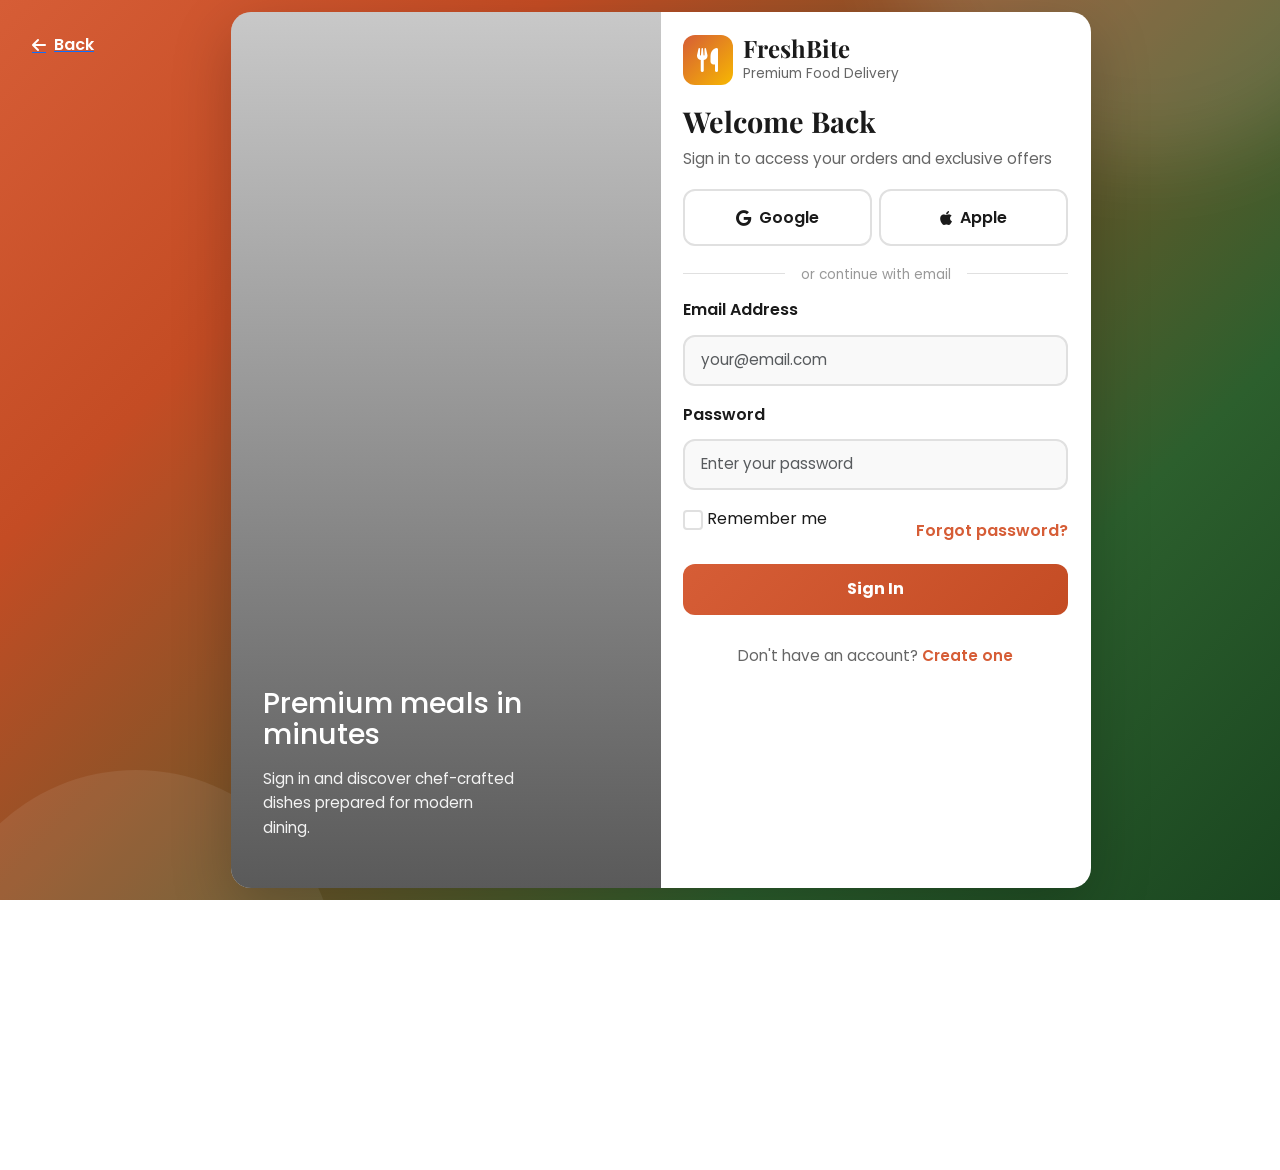
<file: login.html>
﻿<!DOCTYPE html>
<html lang="en">
<head>
  <meta charset="UTF-8">
  <meta name="viewport" content="width=device-width, initial-scale=1.0">
  <title>Sign In - FreshBite</title>
  <link href="https://cdn.jsdelivr.net/npm/bootstrap@5.3.2/dist/css/bootstrap.min.css" rel="stylesheet">
  <link rel="stylesheet" href="https://cdnjs.cloudflare.com/ajax/libs/font-awesome/6.4.0/css/all.min.css">
  <link rel="stylesheet" href="style.css">
  <style>
    html, body {
      margin: 0;
      padding: 0;
      height: 100%;
      overflow-x: hidden;
      width: 100%;
    }

    .auth-page {
      min-height: 100vh;
      padding: 0;
      background: linear-gradient(135deg, #d65d36 0%, #c44c24 25%, #2c5f2d 75%, #1a4620 100%);
      display: flex;
      align-items: center;
      justify-content: center;
      position: relative;
      overflow-x: hidden;
      overflow-y: hidden;
      width: 100%;
      padding: 0.5rem 0;
    }

    .auth-page::before {
      content: '';
      position: absolute;
      top: -40%;
      right: -10%;
      width: 520px;
      height: 520px;
      background: rgba(255,255,255,0.12);
      border-radius: 50%;
      filter: blur(40px);
      animation: float 6s ease-in-out infinite;
    }

    .auth-page::after {
      content: '';
      position: absolute;
      bottom: -30%;
      left: -5%;
      width: 400px;
      height: 400px;
      background: rgba(255,255,255,0.08);
      border-radius: 50%;
      animation: float 8s ease-in-out infinite reverse;
    }

    @keyframes float {
      0%, 100% { transform: translateY(0px); }
      50% { transform: translateY(30px); }
    }

    .auth-container {
      position: relative;
      z-index: 10;
      width: 100%;
    }

    .auth-container .container {
      padding: 0 20px;
    }

    .auth-card {
      background: white;
      border-radius: 20px;
      box-shadow: 0 20px 60px rgba(0,0,0,0.22);
      overflow: hidden;
      width: min(860px, calc(100vw - 2rem));
      max-width: 860px;
      height: calc(100vh - 1.5rem);
      margin: 0 auto;
      padding: 0;
    }

    .auth-card-grid {
      display: grid;
      grid-template-columns: minmax(260px, 1fr) minmax(320px, 1fr);
      width: 100%;
      gap: 0;
      align-items: stretch;
      height: 100%;
    }

    .auth-visual {
      position: relative;
      background-image: url('https://images.unsplash.com/photo-1555939594-58d7cb561ad1?auto=format&fit=crop&w=900&q=80');
      background-size: cover;
      background-position: center;
      height: 100%;
    }

    .auth-visual::after {
      content: '';
      position: absolute;
      inset: 0;
      background: linear-gradient(180deg, rgba(26,26,26,0.24), rgba(26,26,26,0.72));
    }

    .visual-text {
      position: absolute;
      bottom: 2rem;
      left: 2rem;
      color: white;
      max-width: 260px;
      z-index: 1;
    }

    .visual-text h3 {
      font-size: 1.8rem;
      margin-bottom: 1rem;
      line-height: 1.1;
    }

    .visual-text p {
      color: rgba(255,255,255,0.92);
      font-size: 0.95rem;
      line-height: 1.6;
    }

    .auth-form-wrapper {
      padding: 1.4rem 1.4rem 1.5rem;
      display: flex;
      flex-direction: column;
      justify-content: flex-start;
      height: 100%;
      overflow-y: auto;
      gap: 0.35rem;
    }

    .auth-brand {
      display: flex;
      align-items: center;
      gap: 10px;
      margin-bottom: 0.85rem;
    }

    .auth-brand-icon {
      width: 50px;
      height: 50px;
      background: linear-gradient(135deg, #d65d36, #f7b801);
      border-radius: 12px;
      display: flex;
      align-items: center;
      justify-content: center;
      color: white;
      font-size: 24px;
    }

    .auth-brand h1 {
      font-family: 'Playfair Display', serif;
      font-size: 1.5rem;
      font-weight: 700;
      margin: 0;
      color: #1a1a1a;
    }

    .auth-brand p {
      color: #666;
      font-size: 0.85rem;
      margin: 0;
    }

    .auth-title {
      font-family: 'Playfair Display', serif;
      font-size: 1.8rem;
      font-weight: 700;
      color: #1a1a1a;
      margin-bottom: 0.15rem;
    }

    .auth-subtitle {
      color: #666;
      margin-bottom: 0.8rem;
      font-size: 0.95rem;
    }

    .form-group {
      margin-bottom: 1rem;
    }

    .form-label {
      font-weight: 600;
      color: #1a1a1a;
      margin-bottom: 0.75rem;
      display: block;
    }

    .form-control {
      border: 2px solid #e0e0e0;
      border-radius: 12px;
      padding: 0.75rem 1rem;
      font-size: 0.95rem;
      transition: all 0.3s ease;
      background: #f9f9f9;
    }

    .form-control:focus {
      border-color: #d65d36;
      box-shadow: 0 0 0 3px rgba(214,93,54,0.1);
      background: white;
    }

    .form-check {
      margin-bottom: 1.5rem;
    }

    .form-check-input {
      width: 20px;
      height: 20px;
      border: 2px solid #e0e0e0;
      border-radius: 6px;
      cursor: pointer;
    }

    .form-check-input:checked {
      background-color: #d65d36;
      border-color: #d65d36;
    }

    .forgot-password {
      color: #d65d36;
      text-decoration: none;
      font-weight: 600;
      transition: color 0.3s ease;
    }

    .forgot-password:hover {
      color: #c44c24;
    }

    .btn-auth {
      background: linear-gradient(135deg, #d65d36, #c44c24);
      border: none;
      border-radius: 12px;
      padding: 0.85rem 0;
      font-weight: 700;
      color: white;
      transition: all 0.3s ease;
      width: 100%;
    }

    .btn-auth:hover {
      transform: translateY(-2px);
      box-shadow: 0 8px 20px rgba(214,93,54,0.3);
      color: white;
    }

    .auth-divider {
      text-align: center;
      margin: 0.35rem 0;
      position: relative;
    }

    .auth-divider::before {
      content: '';
      position: absolute;
      top: 50%;
      left: 0;
      right: 0;
      height: 1px;
      background: #e0e0e0;
    }

    .auth-divider span {
      background: white;
      padding: 0 1rem;
      color: #999;
      position: relative;
      font-size: 0.85rem;
    }

    .social-login {
      display: flex;
      gap: 0.4rem;
      margin-bottom: 0.2rem;
    }

    .social-btn {
      flex: 1;
      border: 2px solid #e0e0e0;
      border-radius: 12px;
      padding: 0.85rem 1rem;
      background: white;
      color: #1a1a1a;
      text-decoration: none;
      font-weight: 600;
      transition: all 0.3s ease;
      display: flex;
      align-items: center;
      justify-content: center;
      gap: 0.5rem;
      min-height: 48px;
    }

    .social-btn:hover {
      border-color: #d65d36;
      color: #d65d36;
    }

    .auth-footer {
      text-align: center;
      color: #666;
      font-size: 0.95rem;
    }

    .auth-footer a {
      color: #d65d36;
      text-decoration: none;
      font-weight: 600;
    }

    .auth-footer a:hover {
      text-decoration: underline;
    }

    .back-to-home {
      position: fixed;
      top: 2rem;
      left: 2rem;
      z-index: 20;
    }

    .back-link {
      color: white;
      font-weight: 600;
      text-decoration: none;
      display: flex;
      align-items: center;
      gap: 0.5rem;
      transition: all 0.3s ease;
    }

    .back-link:hover {
      gap: 1rem;
    }

    @media (max-width: 768px) {
      .auth-card-grid {
        grid-template-columns: 1fr;
      }

      .auth-visual {
        min-height: 260px;
      }

      .auth-form-wrapper {
        padding: 2rem 1.5rem;
      }

      .auth-title {
        font-size: 1.5rem;
      }

      .auth-card {
        max-width: 100%;
      }

      .back-to-home {
        top: 1rem;
        left: 1rem;
      }
    }
  </style>
</head>
<body class="auth-page">
  <a href="index.html" class="back-to-home">
    <span class="back-link"><i class="fas fa-arrow-left"></i> Back</span>
  </a>

  <div class="auth-container">
    <div class="container">
      <div class="row justify-content-center">
        <div class="col-lg-9 col-md-11">
          <div class="auth-card">
            <div class="auth-card-grid">
              <div class="auth-visual">
                <div class="visual-text">
                  <h3>Premium meals in minutes</h3>
                  <p>Sign in and discover chef-crafted dishes prepared for modern dining.</p>
                </div>
              </div>
              <div class="auth-form-wrapper">
                <div class="auth-brand">
                <div class="auth-brand-icon"><i class="fas fa-utensils"></i></div>
                <div>
                  <h1>FreshBite</h1>
                  <p>Premium Food Delivery</p>
                </div>
              </div>

              <h2 class="auth-title">Welcome Back</h2>
              <p class="auth-subtitle">Sign in to access your orders and exclusive offers</p>

              <div class="social-login">
                <a href="#" class="social-btn"><i class="fab fa-google"></i> Google</a>
                <a href="#" class="social-btn"><i class="fab fa-apple"></i> Apple</a>
              </div>

              <div class="auth-divider">
                <span>or continue with email</span>
              </div>

              <form id="auth-form" data-redirect="index.html">
                <div class="form-group">
                  <label class="form-label">Email Address</label>
                  <input type="email" class="form-control" placeholder="your@email.com" autocomplete="email" required>
                  <div class="invalid-feedback">Please provide a valid email address.</div>
                </div>

                <div class="form-group">
                  <label class="form-label">Password</label>
                  <input type="password" class="form-control" placeholder="Enter your password" autocomplete="current-password" required>
                  <div class="invalid-feedback">Please provide your password.</div>
                </div>

                <div class="d-flex justify-content-between align-items-center mb-2">
                  <div class="form-check">
                    <input class="form-check-input" type="checkbox" id="rememberMe">
                    <label class="form-check-label" for="rememberMe">Remember me</label>
                  </div>
                  <a href="#" class="forgot-password">Forgot password?</a>
                </div>

                <button type="submit" class="btn btn-auth">Sign In</button>
              </form>

              <div class="auth-footer mt-4">
                Don't have an account? <a href="signUp.html">Create one</a>
              </div>
            </div>
          </div>
        </div>
      </div>
    </div>
  </div>

  <script src="https://cdn.jsdelivr.net/npm/bootstrap@5.3.2/dist/js/bootstrap.bundle.min.js"></script>
  <script src="auth.js"></script>
</body>
</html>
</file>
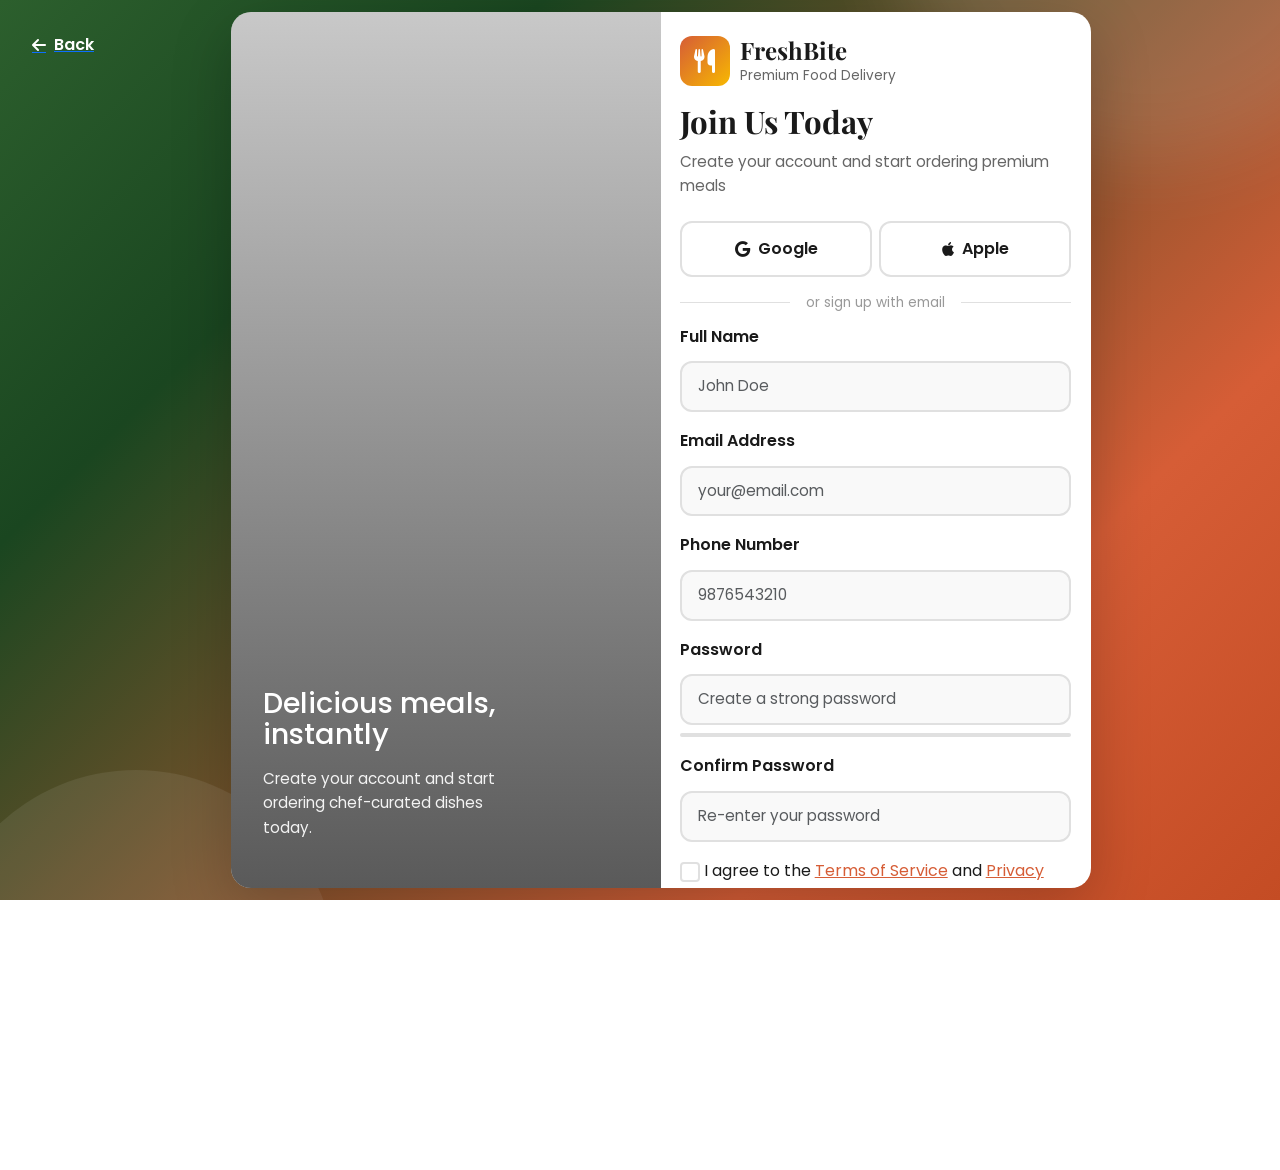
<file: signUp.html>
﻿<!DOCTYPE html>
<html lang="en">
<head>
  <meta charset="UTF-8">
  <meta name="viewport" content="width=device-width, initial-scale=1.0">
  <title>Sign Up - FreshBite</title>
  <link href="https://cdn.jsdelivr.net/npm/bootstrap@5.3.2/dist/css/bootstrap.min.css" rel="stylesheet">
  <link rel="stylesheet" href="https://cdnjs.cloudflare.com/ajax/libs/font-awesome/6.4.0/css/all.min.css">
  <link rel="stylesheet" href="style.css">
  <style>
    html, body {
      margin: 0;
      padding: 0;
      height: 100%;
      overflow-x: hidden;
      width: 100%;
    }

    .auth-page {
      min-height: 100vh;
      padding: 0;
      background: linear-gradient(135deg, #2c5f2d 0%, #1a4620 25%, #d65d36 75%, #c44c24 100%);
      display: flex;
      align-items: center;
      justify-content: center;
      position: relative;
      overflow-x: hidden;
      overflow-y: hidden;
      width: 100%;
      padding: 0.8rem 0;
    }

    .auth-page::before {
      content: '';
      position: absolute;
      top: -40%;
      right: -10%;
      width: 520px;
      height: 520px;
      background: rgba(255,255,255,0.12);
      border-radius: 50%;
      filter: blur(40px);
      animation: float 6s ease-in-out infinite;
    }

    .auth-page::after {
      content: '';
      position: absolute;
      bottom: -30%;
      left: -5%;
      width: 400px;
      height: 400px;
      background: rgba(255,255,255,0.08);
      border-radius: 50%;
      animation: float 8s ease-in-out infinite reverse;
    }

    @keyframes float {
      0%, 100% { transform: translateY(0px); }
      50% { transform: translateY(30px); }
    }

    .auth-container {
      position: relative;
      z-index: 10;
      width: 100%;
    }

    .auth-container .container {
      padding: 0 20px;
    }

    .auth-card {
      background: white;
      border-radius: 20px;
      box-shadow: 0 20px 60px rgba(0,0,0,0.22);
      overflow: hidden;
      width: min(860px, calc(100vw - 2rem));
      max-width: 860px;
      height: calc(100vh - 1.5rem);
      margin: 0 auto;
    }

    .auth-card-grid {
      display: grid;
      grid-template-columns: minmax(260px, 1fr) minmax(320px, 1fr);
      width: 100%;
      gap: 0;
      align-items: stretch;
      height: 100%;
    }

    .auth-visual {
      position: relative;
      background-image: url('https://images.unsplash.com/photo-1490645935967-10de6ba17061?auto=format&fit=crop&w=900&q=80');
      background-size: cover;
      background-position: center;
      height: 100%;
    }

    .auth-visual::after {
      content: '';
      position: absolute;
      inset: 0;
      background: linear-gradient(180deg, rgba(26,26,26,0.24), rgba(26,26,26,0.72));
    }

    .visual-text {
      position: absolute;
      bottom: 2rem;
      left: 2rem;
      color: white;
      max-width: 260px;
      z-index: 1;
    }

    .visual-text h3 {
      font-size: 1.8rem;
      margin-bottom: 1rem;
      line-height: 1.1;
    }

    .visual-text p {
      color: rgba(255,255,255,0.92);
      font-size: 0.95rem;
      line-height: 1.6;
    }

    .auth-form-wrapper {
      padding: 1.5rem 1.2rem 1.5rem;
      display: flex;
      flex-direction: column;
      justify-content: flex-start;
      height: 100%;
      overflow-y: auto;
      gap: 0.2rem;
    }

    .auth-brand {
      display: flex;
      align-items: center;
      gap: 10px;
      margin-bottom: 0.85rem;
    }

    .auth-brand-icon {
      width: 50px;
      height: 50px;
      background: linear-gradient(135deg, #d65d36, #f7b801);
      border-radius: 12px;
      display: flex;
      align-items: center;
      justify-content: center;
      color: white;
      font-size: 24px;
    }

    .auth-brand h1 {
      font-family: 'Playfair Display', serif;
      font-size: 1.5rem;
      font-weight: 700;
      margin: 0;
      color: #1a1a1a;
    }

    .auth-brand p {
      color: #666;
      font-size: 0.85rem;
      margin: 0;
    }

    .auth-title {
      font-family: 'Playfair Display', serif;
      font-size: 1.95rem;
      font-weight: 700;
      color: #1a1a1a;
      margin-bottom: 0.35rem;
    }

    .auth-subtitle {
      color: #666;
      margin-bottom: 1.2rem;
      font-size: 0.95rem;
    }

    .form-group {
      margin-bottom: 1rem;
    }

    .form-label {
      font-weight: 600;
      color: #1a1a1a;
      margin-bottom: 0.75rem;
      display: block;
    }

    .form-control {
      border: 2px solid #e0e0e0;
      border-radius: 12px;
      padding: 0.75rem 1rem;
      font-size: 0.95rem;
      transition: all 0.3s ease;
      background: #f9f9f9;
    }

    .form-control:focus {
      border-color: #d65d36;
      box-shadow: 0 0 0 3px rgba(214,93,54,0.1);
      background: white;
    }

    .form-check {
      margin-bottom: 1.5rem;
    }

    .form-check-input {
      width: 20px;
      height: 20px;
      border: 2px solid #e0e0e0;
      border-radius: 6px;
      cursor: pointer;
    }

    .form-check-input:checked {
      background-color: #d65d36;
      border-color: #d65d36;
    }

    .btn-auth {
      background: linear-gradient(135deg, #d65d36, #c44c24);
      border: none;
      border-radius: 12px;
      padding: 0.85rem 0;
      font-weight: 700;
      color: white;
      transition: all 0.3s ease;
      width: 100%;
    }

    .btn-auth:hover {
      transform: translateY(-2px);
      box-shadow: 0 8px 20px rgba(214,93,54,0.3);
      color: white;
    }

    .auth-divider {
      text-align: center;
      margin: 0.35rem 0;
      position: relative;
    }

    .auth-divider::before {
      content: '';
      position: absolute;
      top: 50%;
      left: 0;
      right: 0;
      height: 1px;
      background: #e0e0e0;
    }

    .auth-divider span {
      background: white;
      padding: 0 1rem;
      color: #999;
      position: relative;
      font-size: 0.85rem;
    }

    .social-login {
      display: flex;
      gap: 0.4rem;
      margin-bottom: 0.2rem;
    }

    .social-btn {
      flex: 1;
      border: 2px solid #e0e0e0;
      border-radius: 12px;
      padding: 0.85rem 1rem;
      background: white;
      color: #1a1a1a;
      text-decoration: none;
      font-weight: 600;
      transition: all 0.3s ease;
      display: flex;
      align-items: center;
      justify-content: center;
      gap: 0.5rem;
      min-height: 48px;
    }

    .social-btn:hover {
      border-color: #d65d36;
      color: #d65d36;
    }

    .auth-footer {
      text-align: center;
      color: #666;
      font-size: 0.95rem;
    }

    .auth-footer a {
      color: #d65d36;
      text-decoration: none;
      font-weight: 600;
    }

    .auth-footer a:hover {
      text-decoration: underline;
    }

    .back-to-home {
      position: fixed;
      top: 2rem;
      left: 2rem;
      z-index: 20;
    }

    .back-link {
      color: white;
      font-weight: 600;
      text-decoration: none;
      display: flex;
      align-items: center;
      gap: 0.5rem;
      transition: all 0.3s ease;
    }

    .back-link:hover {
      gap: 1rem;
    }

    .password-strength {
      height: 4px;
      background: #e0e0e0;
      border-radius: 2px;
      margin-top: 0.5rem;
      overflow: hidden;
    }

    .password-strength-bar {
      height: 100%;
      transition: all 0.3s ease;
    }

    .password-strength.weak .password-strength-bar { width: 33%; background: #e74c3c; }
    .password-strength.medium .password-strength-bar { width: 66%; background: #f6a400; }
    .password-strength.strong .password-strength-bar { width: 100%; background: #1e9b68; }

    @media (max-width: 768px) {
      .auth-card-grid {
        grid-template-columns: 1fr;
      }

      .auth-visual {
        min-height: 260px;
      }

      .auth-form-wrapper {
        padding: 2rem 1.5rem;
      }

      .auth-title {
        font-size: 1.5rem;
      }

      .auth-card {
        max-width: 100%;
      }

      .back-to-home {
        top: 1rem;
        left: 1rem;
      }
    }
  </style>
</head>
<body class="auth-page">
  <a href="index.html" class="back-to-home">
    <span class="back-link"><i class="fas fa-arrow-left"></i> Back</span>
  </a>

  <div class="auth-container">
    <div class="container">
      <div class="row justify-content-center">
        <div class="col-lg-9 col-md-11">
          <div class="auth-card">
            <div class="auth-card-grid">
              <div class="auth-visual">
                <div class="visual-text">
                  <h3>Delicious meals, instantly</h3>
                  <p>Create your account and start ordering chef-curated dishes today.</p>
                </div>
              </div>
              <div class="auth-form-wrapper">
                <div class="auth-brand">
                <div class="auth-brand-icon"><i class="fas fa-utensils"></i></div>
                <div>
                  <h1>FreshBite</h1>
                  <p>Premium Food Delivery</p>
                </div>
              </div>

              <h2 class="auth-title">Join Us Today</h2>
              <p class="auth-subtitle">Create your account and start ordering premium meals</p>

              <div class="social-login">
                <a href="#" class="social-btn"><i class="fab fa-google"></i> Google</a>
                <a href="#" class="social-btn"><i class="fab fa-apple"></i> Apple</a>
              </div>

              <div class="auth-divider">
                <span>or sign up with email</span>
              </div>

              <form id="auth-form" data-redirect="login.html">
                <div class="form-group">
                  <label class="form-label">Full Name</label>
                  <input type="text" class="form-control" placeholder="John Doe" autocomplete="name" required>
                  <div class="invalid-feedback">Please provide your full name.</div>
                </div>

                <div class="form-group">
                  <label class="form-label">Email Address</label>
                  <input type="email" class="form-control" placeholder="your@email.com" autocomplete="email" required>
                  <div class="invalid-feedback">Please provide a valid email address.</div>
                </div>

                <div class="form-group">
                  <label class="form-label">Phone Number</label>
                  <input type="tel" class="form-control" placeholder="9876543210" autocomplete="tel" pattern="[0-9]{10}" required>
                  <div class="invalid-feedback">Please provide a valid 10-digit phone number.</div>
                </div>

                <div class="form-group">
                  <label class="form-label">Password</label>
                  <input type="password" class="form-control password-input" placeholder="Create a strong password" autocomplete="new-password" required>
                  <div class="password-strength" id="strengthBar">
                    <div class="password-strength-bar"></div>
                  </div>
                  <div class="invalid-feedback">Please create a password.</div>
                </div>

                <div class="form-group">
                  <label class="form-label">Confirm Password</label>
                  <input type="password" name="confirm" class="form-control" placeholder="Re-enter your password" autocomplete="new-password" required>
                  <div class="invalid-feedback">Please confirm your password.</div>
                </div>

                <div class="form-check mb-3">
                  <input class="form-check-input" type="checkbox" id="termsCheck" required>
                  <label class="form-check-label" for="termsCheck">
                    I agree to the <a href="#" style="color: #d65d36;">Terms of Service</a> and <a href="#" style="color: #d65d36;">Privacy Policy</a>
                  </label>
                  <div class="invalid-feedback">You must agree to the terms to continue.</div>
                </div>

                <button type="submit" class="btn btn-auth">Create Account</button>
              </form>

              <div class="auth-footer mt-4">
                Already have an account? <a href="login.html">Sign in</a>
              </div>
            </div>
          </div>
        </div>
      </div>
    </div>
  </div>

  <script src="https://cdn.jsdelivr.net/npm/bootstrap@5.3.2/dist/js/bootstrap.bundle.min.js"></script>
  <script>
    document.querySelector('.password-input')?.addEventListener('input', (e) => {
      const password = e.target.value;
      const strengthBar = document.getElementById('strengthBar');
      
      if (password.length < 6) {
        strengthBar.className = 'password-strength weak';
      } else if (password.length < 10) {
        strengthBar.className = 'password-strength medium';
      } else {
        strengthBar.className = 'password-strength strong';
      }
    });
  </script>
  <script src="auth.js"></script>
</body>
</html>
</file>
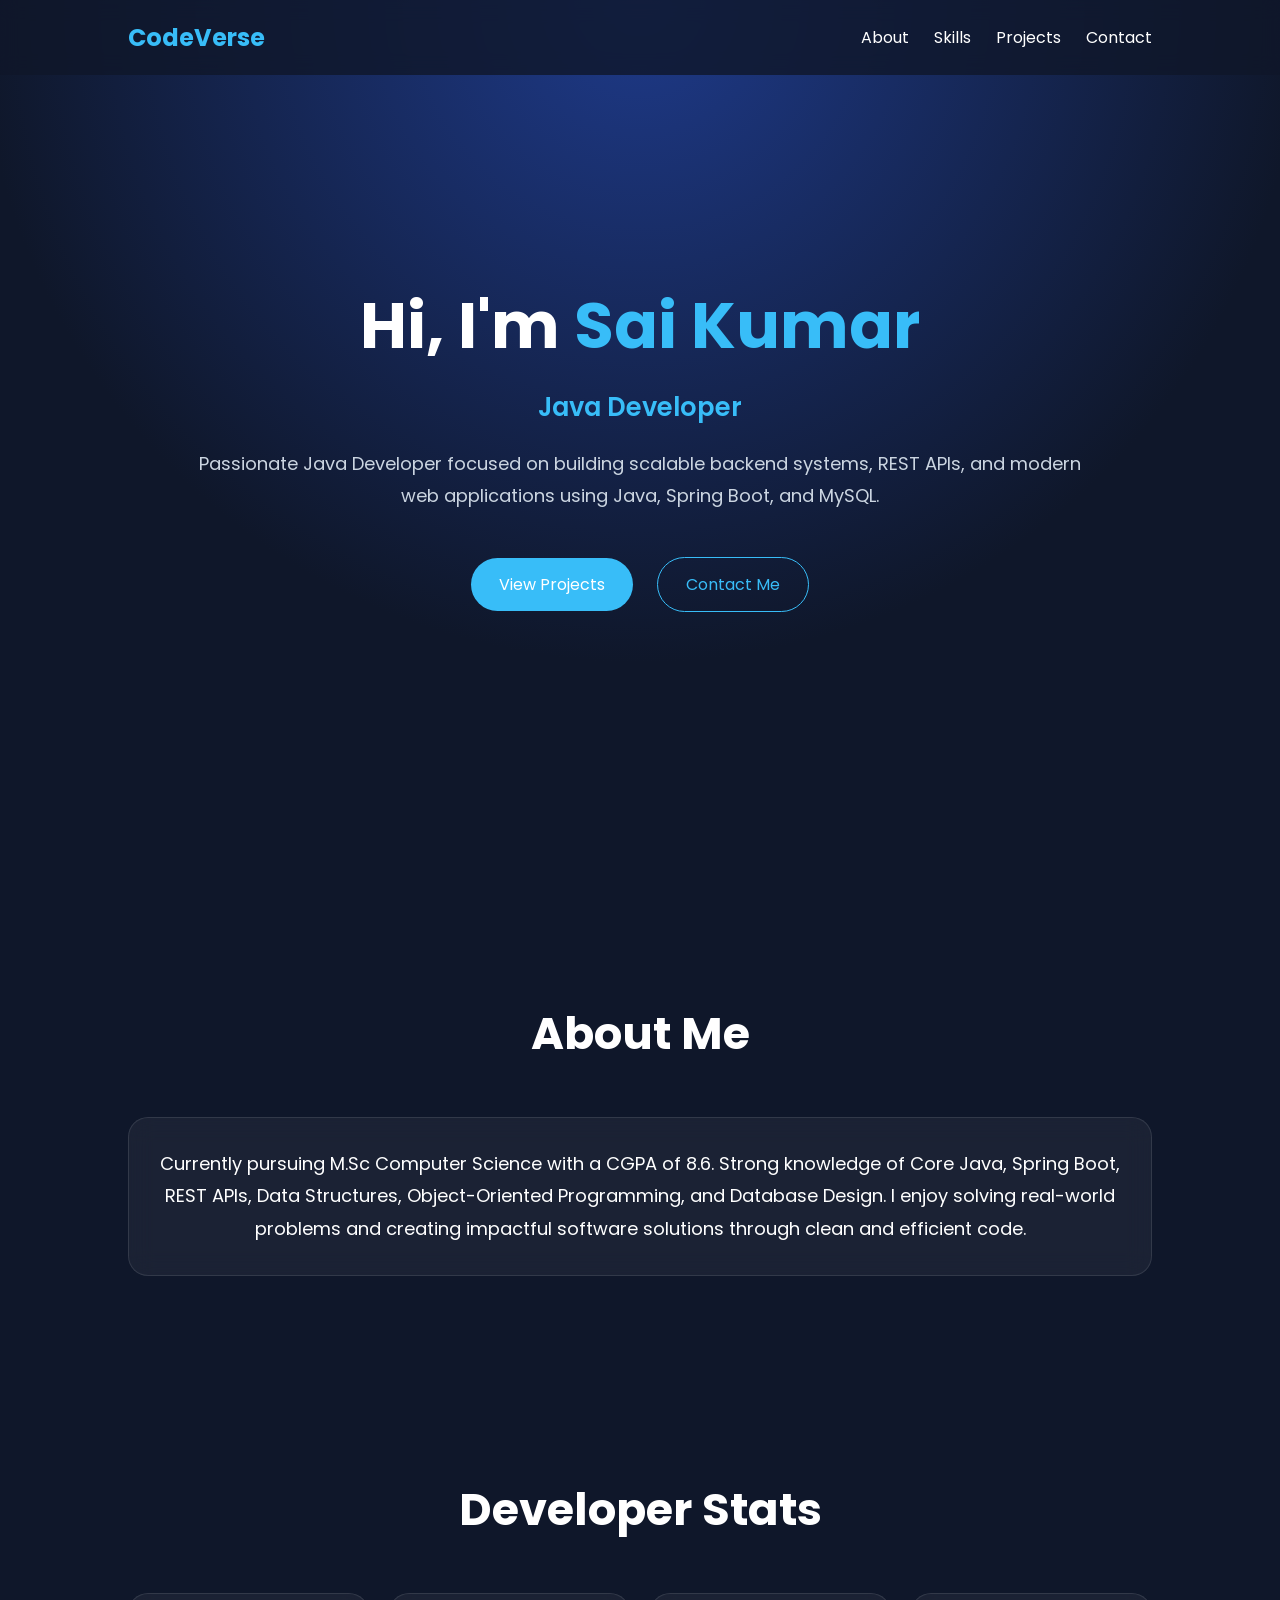
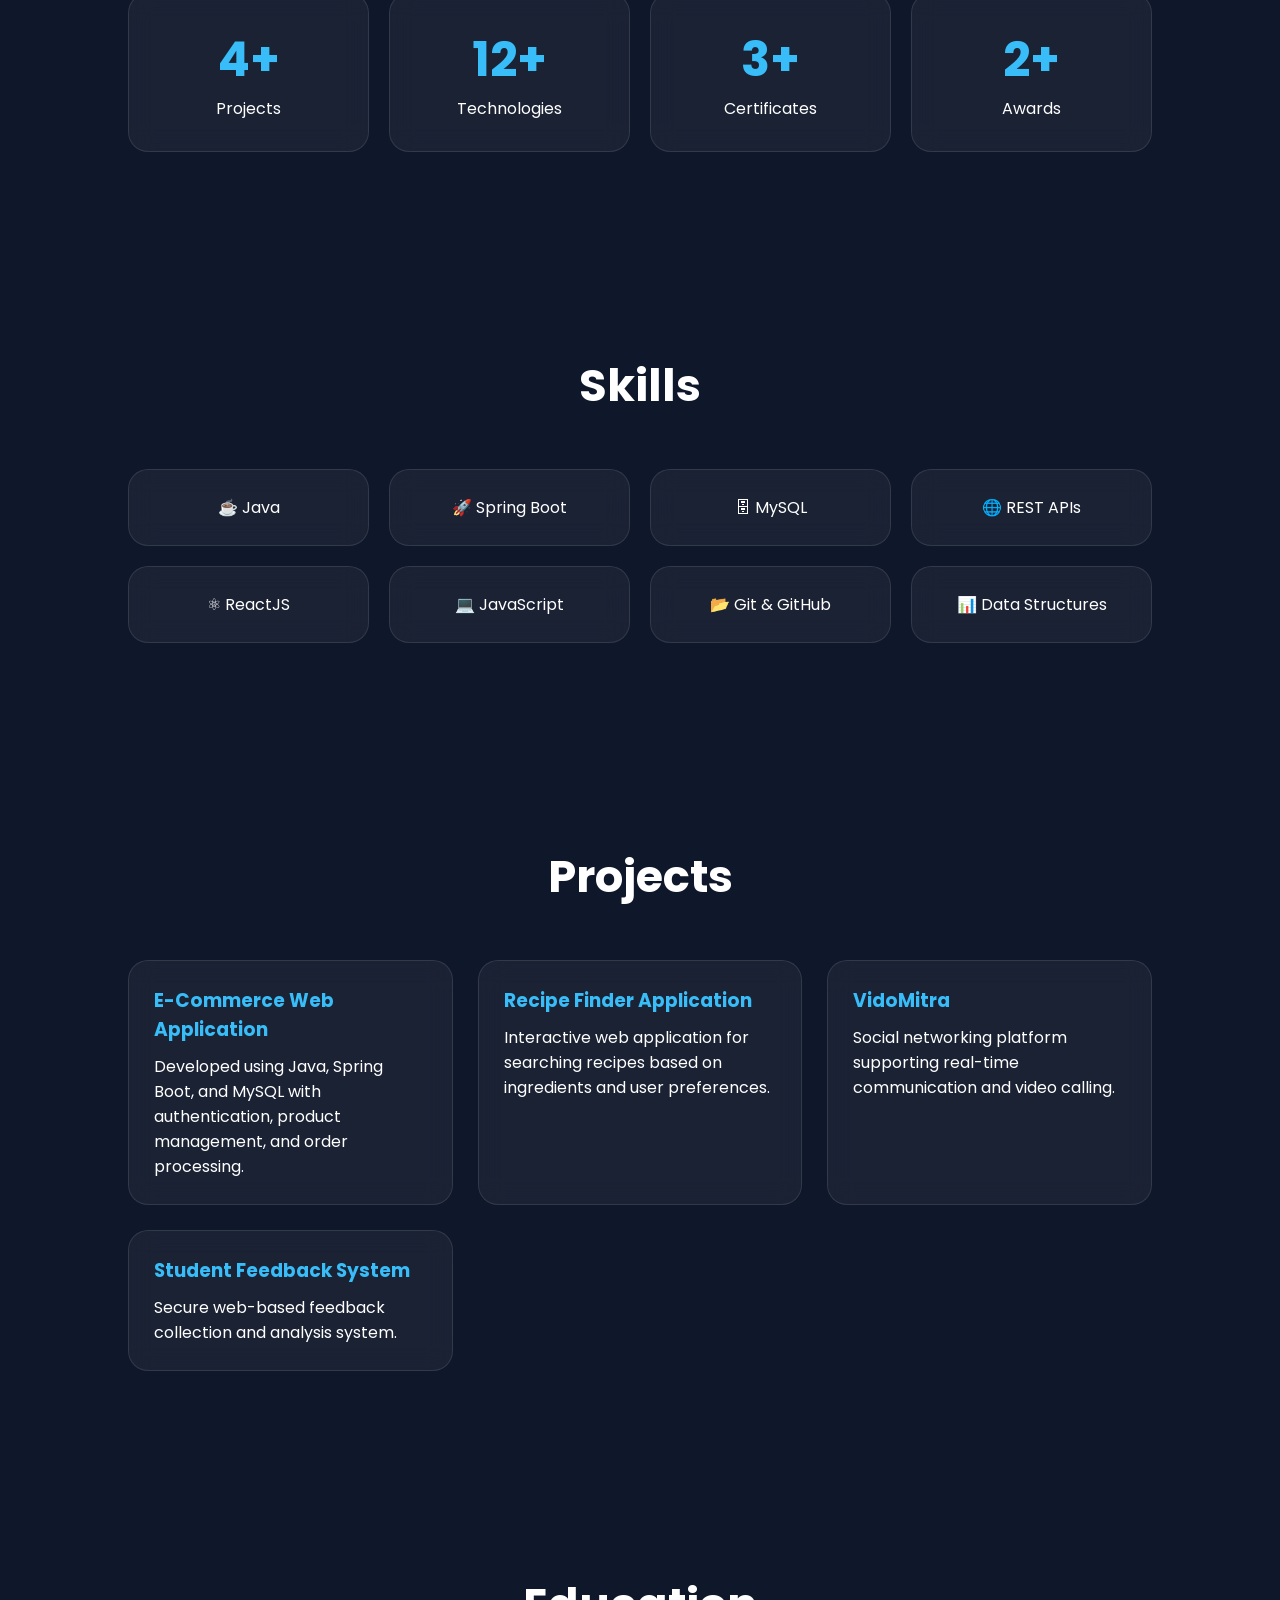
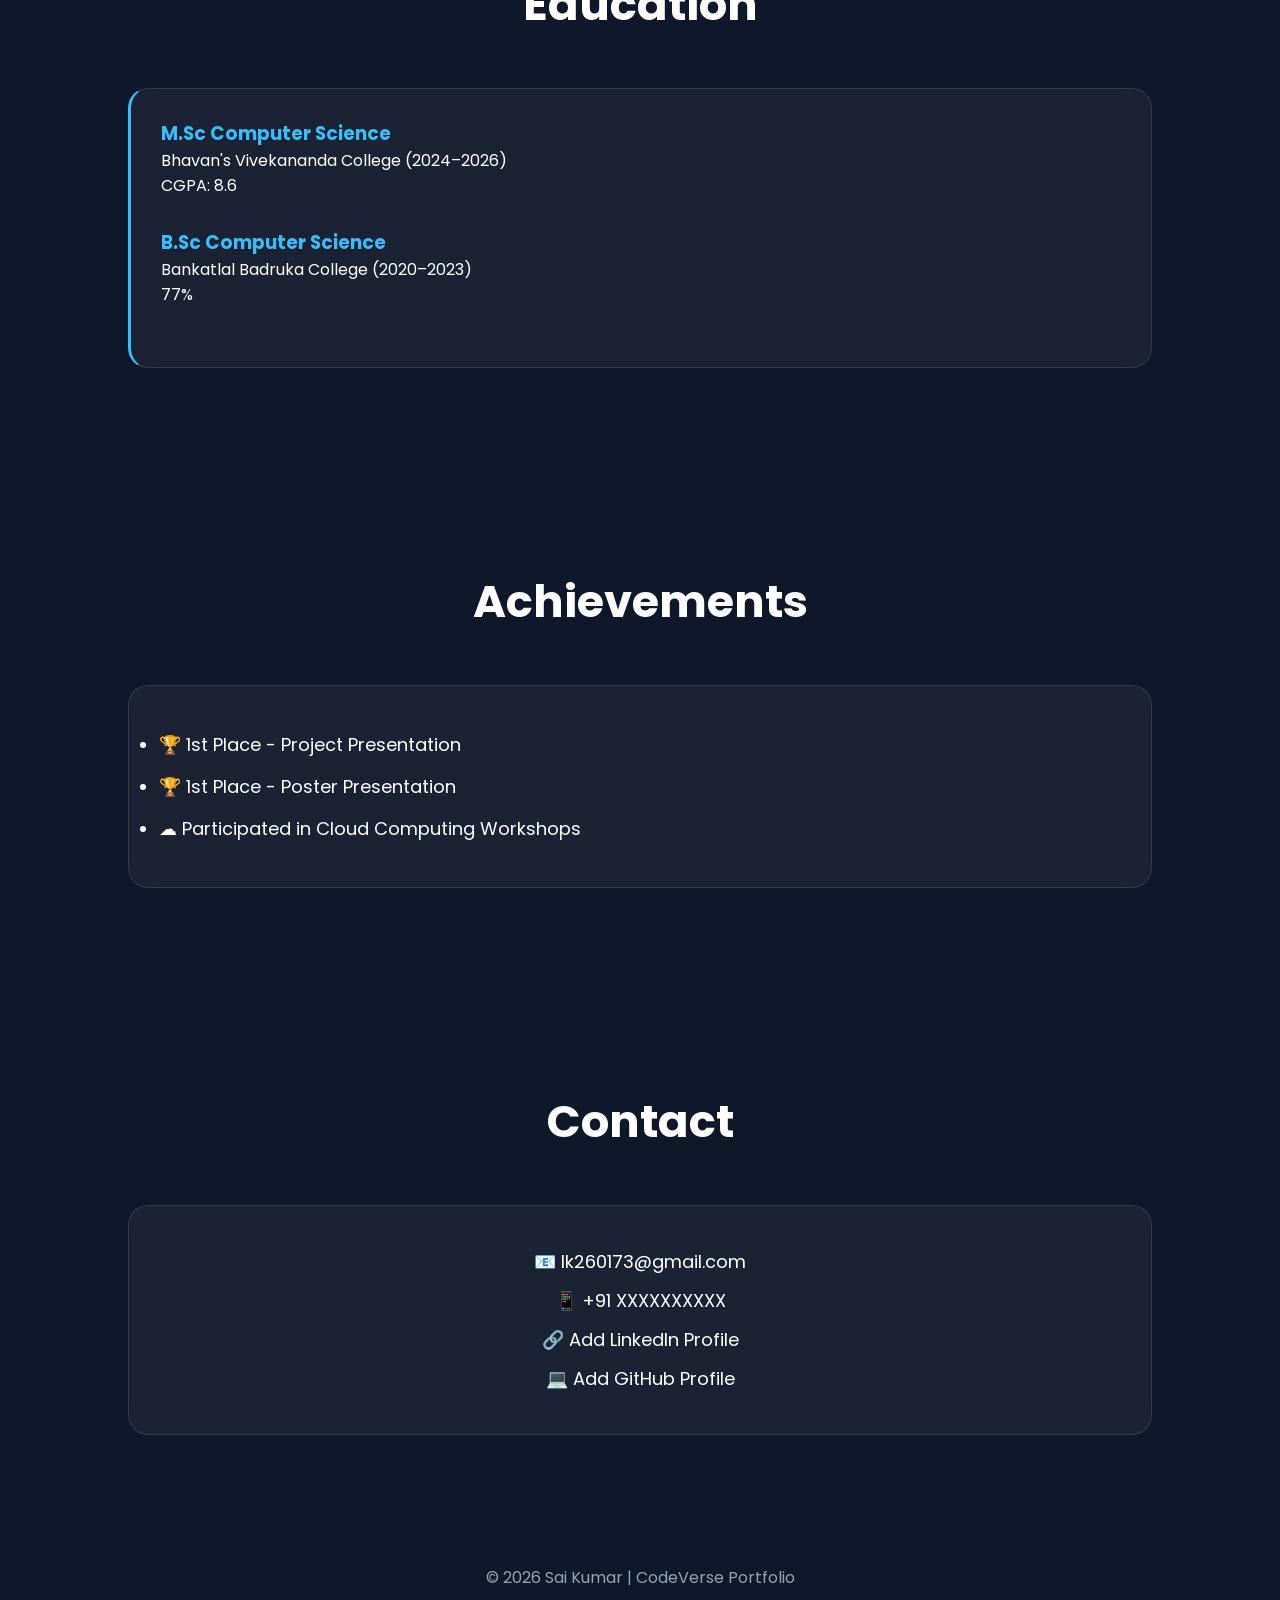
<file: test.html>
<!DOCTYPE html>
<html lang="en">
<head>
<meta charset="UTF-8">
<meta name="viewport" content="width=device-width, initial-scale=1.0">
<title>CodeVerse | Sai Kumar</title>

<link href="https://fonts.googleapis.com/css2?family=Poppins:wght@300;400;500;600;700&display=swap" rel="stylesheet">

<style>

*{
margin:0;
padding:0;
box-sizing:border-box;
font-family:'Poppins',sans-serif;
scroll-behavior:smooth;
}

body{
background:#0f172a;
color:white;
overflow-x:hidden;
}

nav{
position:fixed;
top:0;
width:100%;
display:flex;
justify-content:space-between;
align-items:center;
padding:20px 10%;
background:rgba(15,23,42,.8);
backdrop-filter:blur(10px);
z-index:1000;
}

.logo{
font-size:24px;
font-weight:700;
color:#38bdf8;
}

nav ul{
display:flex;
list-style:none;
gap:25px;
}

nav a{
color:white;
text-decoration:none;
}

.hero{
min-height:100vh;
display:flex;
justify-content:center;
align-items:center;
text-align:center;
padding:20px;
background:
radial-gradient(circle at top,#1e3a8a 0%,#0f172a 60%);
}

.hero-content{
max-width:900px;
}

.hero h1{
font-size:4rem;
margin-bottom:15px;
}

.hero h1 span{
color:#38bdf8;
}

.typing{
font-size:1.6rem;
color:#38bdf8;
height:40px;
font-weight:600;
}

.hero p{
margin-top:20px;
font-size:18px;
line-height:1.8;
color:#cbd5e1;
}

.btns{
margin-top:35px;
}

.btn{
padding:14px 28px;
border-radius:40px;
text-decoration:none;
margin:10px;
display:inline-block;
transition:.3s;
}

.primary{
background:#38bdf8;
color:white;
}

.secondary{
border:1px solid #38bdf8;
color:#38bdf8;
}

.btn:hover{
transform:translateY(-5px);
}

section{
padding:100px 10%;
}

.section-title{
text-align:center;
font-size:2.8rem;
margin-bottom:50px;
}

.glass{
background:rgba(255,255,255,.05);
backdrop-filter:blur(12px);
border:1px solid rgba(255,255,255,.1);
border-radius:20px;
padding:30px;
}

.about{
text-align:center;
font-size:18px;
line-height:1.8;
}

.stats{
display:grid;
grid-template-columns:repeat(auto-fit,minmax(220px,1fr));
gap:20px;
}

.stat{
text-align:center;
}

.stat h2{
font-size:3rem;
color:#38bdf8;
}

.skills{
display:grid;
grid-template-columns:repeat(auto-fit,minmax(220px,1fr));
gap:20px;
}

.skill-card{
padding:25px;
text-align:center;
transition:.3s;
}

.skill-card:hover{
transform:translateY(-8px);
}

.projects{
display:grid;
grid-template-columns:repeat(auto-fit,minmax(300px,1fr));
gap:25px;
}

.project{
padding:25px;
transition:.4s;
}

.project:hover{
transform:translateY(-10px);
}

.project h3{
margin-bottom:10px;
color:#38bdf8;
}

.timeline{
border-left:3px solid #38bdf8;
padding-left:30px;
}

.timeline-item{
margin-bottom:30px;
}

.timeline-item h3{
color:#38bdf8;
}

.achievements li{
margin:15px 0;
font-size:18px;
}

.contact{
text-align:center;
}

.contact p{
margin:12px 0;
font-size:18px;
}

footer{
padding:30px;
text-align:center;
color:#94a3b8;
}

@media(max-width:768px){

.hero h1{
font-size:2.5rem;
}

nav{
padding:15px;
}

nav ul{
display:none;
}

}

</style>
</head>
<body>

<nav>
<div class="logo">CodeVerse</div>

<ul>
<li><a href="#about">About</a></li>
<li><a href="#skills">Skills</a></li>
<li><a href="#projects">Projects</a></li>
<li><a href="#contact">Contact</a></li>
</ul>
</nav>

<section class="hero">

<div class="hero-content">

<h1>Hi, I'm <span>Sai Kumar</span></h1>

<div class="typing" id="typing"></div>

<p>
Passionate Java Developer focused on building scalable backend systems,
REST APIs, and modern web applications using Java, Spring Boot, and MySQL.
</p>

<div class="btns">
<a href="#projects" class="btn primary">View Projects</a>
<a href="#contact" class="btn secondary">Contact Me</a>
</div>

</div>

</section>

<section id="about">

<h2 class="section-title">About Me</h2>

<div class="glass about">

Currently pursuing M.Sc Computer Science with a CGPA of 8.6.
Strong knowledge of Core Java, Spring Boot, REST APIs, Data Structures,
Object-Oriented Programming, and Database Design.

I enjoy solving real-world problems and creating impactful software
solutions through clean and efficient code.

</div>

</section>

<section>

<h2 class="section-title">Developer Stats</h2>

<div class="stats">

<div class="glass stat">
<h2 id="c1">0</h2>
<p>Projects</p>
</div>

<div class="glass stat">
<h2 id="c2">0</h2>
<p>Technologies</p>
</div>

<div class="glass stat">
<h2 id="c3">0</h2>
<p>Certificates</p>
</div>

<div class="glass stat">
<h2 id="c4">0</h2>
<p>Awards</p>
</div>

</div>

</section>

<section id="skills">

<h2 class="section-title">Skills</h2>

<div class="skills">

<div class="glass skill-card">☕ Java</div>
<div class="glass skill-card">🚀 Spring Boot</div>
<div class="glass skill-card">🗄 MySQL</div>
<div class="glass skill-card">🌐 REST APIs</div>
<div class="glass skill-card">⚛ ReactJS</div>
<div class="glass skill-card">💻 JavaScript</div>
<div class="glass skill-card">📂 Git & GitHub</div>
<div class="glass skill-card">📊 Data Structures</div>

</div>

</section>

<section id="projects">

<h2 class="section-title">Projects</h2>

<div class="projects">

<div class="glass project">
<h3>E-Commerce Web Application</h3>
<p>
Developed using Java, Spring Boot, and MySQL with
authentication, product management, and order processing.
</p>
</div>

<div class="glass project">
<h3>Recipe Finder Application</h3>
<p>
Interactive web application for searching recipes
based on ingredients and user preferences.
</p>
</div>

<div class="glass project">
<h3>VidoMitra</h3>
<p>
Social networking platform supporting real-time
communication and video calling.
</p>
</div>

<div class="glass project">
<h3>Student Feedback System</h3>
<p>
Secure web-based feedback collection and analysis system.
</p>
</div>

</div>

</section>

<section>

<h2 class="section-title">Education</h2>

<div class="glass timeline">

<div class="timeline-item">
<h3>M.Sc Computer Science</h3>
<p>Bhavan's Vivekananda College (2024–2026)</p>
<p>CGPA: 8.6</p>
</div>

<div class="timeline-item">
<h3>B.Sc Computer Science</h3>
<p>Bankatlal Badruka College (2020–2023)</p>
<p>77%</p>
</div>

</div>

</section>

<section>

<h2 class="section-title">Achievements</h2>

<div class="glass">

<ul class="achievements">
<li>🏆 1st Place - Project Presentation</li>
<li>🏆 1st Place - Poster Presentation</li>
<li>☁ Participated in Cloud Computing Workshops</li>
</ul>

</div>

</section>

<section id="contact">

<h2 class="section-title">Contact</h2>

<div class="glass contact">

<p>📧 lk260173@gmail.com</p>
<p>📱 +91 XXXXXXXXXX</p>
<p>🔗 Add LinkedIn Profile</p>
<p>💻 Add GitHub Profile</p>

</div>

</section>

<footer>
© 2026 Sai Kumar | CodeVerse Portfolio
</footer>

<script>

const words=[
"Java Developer",
"Backend Developer",
"Spring Boot Developer",
"Problem Solver"
];

let wordIndex=0;
let charIndex=0;
let deleting=false;

function typeEffect(){

let currentWord=words[wordIndex];

if(!deleting){

document.getElementById("typing").textContent=
currentWord.substring(0,charIndex++);

if(charIndex>currentWord.length){
deleting=true;
setTimeout(typeEffect,1000);
return;
}

}else{

document.getElementById("typing").textContent=
currentWord.substring(0,charIndex--);

if(charIndex===0){
deleting=false;
wordIndex=(wordIndex+1)%words.length;
}
}

setTimeout(typeEffect,deleting?60:120);

}

typeEffect();

function animateCounter(id,target){

let count=0;

const timer=setInterval(()=>{

count++;

document.getElementById(id).innerText=count+"+";

if(count>=target){
clearInterval(timer);
}

},50);

}

animateCounter("c1",4);
animateCounter("c2",12);
animateCounter("c3",3);
animateCounter("c4",2);

</script>

</body>
</html>
</file>
<file: style.css>
﻿@import url("https://fonts.googleapis.com/css2?family=Poppins:wght@300;400;500;600;700;800&family=Playfair+Display:wght@700;800&display=swap");

* {
  margin: 0;
  padding: 0;
  box-sizing: border-box;
}

:root {
  --primary: #d65d36;
  --primary-dark: #c44c24;
  --primary-light: #f4e4d7;
  --secondary: #2c5f2d;
  --accent: #f7b801;
  --dark: #1a1a1a;
  --light: #f8f9fa;
  --muted: #666666;
  --border: #e0e0e0;
  --success: #1e9b68;
  --warning: #f6a400;
  --danger: #e74c3c;
}

html {
  scroll-behavior: smooth;
  overflow-x: hidden;
  max-width: 100vw;
}

body {
  font-family: 'Poppins', sans-serif;
  color: var(--dark);
  background: var(--light);
  line-height: 1.6;
  overflow-x: hidden;
  min-height: 100vh;
  max-width: 100vw;
}

/* ===== NAVBAR ===== */
.topbar {
  background: linear-gradient(90deg, rgba(255,255,255,0.98), rgba(255,255,255,0.95));
  backdrop-filter: blur(10px);
  border-bottom: 1px solid var(--border);
  box-shadow: 0 2px 15px rgba(0,0,0,0.08);
  padding: 1rem 0;
}

.navbar-brand {
  gap: 12px !important;
}

.brand-icon {
  width: 50px;
  height: 50px;
  background: linear-gradient(135deg, var(--primary), var(--accent));
  border-radius: 12px;
  display: flex;
  align-items: center;
  justify-content: center;
  color: white;
  font-size: 24px;
}

.brand-title {
  font-family: 'Playfair Display', serif;
  font-size: 1.3rem;
  font-weight: 700;
  color: var(--dark);
}

.brand-subtitle {
  color: var(--muted);
  font-size: 0.75rem;
  letter-spacing: 0.5px;
}

.navbar-nav .nav-link {
  color: var(--muted) !important;
  font-weight: 500;
  transition: color 0.3s ease;
  padding: 0.5rem 1rem !important;
}

.navbar-nav .nav-link:hover,
.navbar-nav .nav-link.active {
  color: var(--primary) !important;
}

.btn-text {
  color: var(--muted) !important;
  background: transparent;
  border: none;
  font-weight: 600;
  transition: color 0.3s ease;
}

.btn-text:hover {
  color: var(--primary) !important;
}

.btn-primary {
  background: linear-gradient(135deg, var(--primary), var(--primary-dark));
  border: none;
  font-weight: 600;
  transition: all 0.3s ease;
}

.btn-primary:hover {
  transform: translateY(-2px);
  box-shadow: 0 8px 20px rgba(214, 93, 54, 0.3);
}

.btn-outline-primary {
  color: var(--primary);
  border-color: var(--primary);
}

.btn-outline-primary:hover {
  background: var(--primary);
  border-color: var(--primary);
}

/* ===== HERO SECTION ===== */
.hero-premium {
  position: relative;
  overflow: hidden;
  min-height: 100vh;
  display: flex;
  align-items: center;
  color: white;
}

.hero-background {
  position: absolute;
  inset: 0;
  z-index: 1;
}

.hero-background img {
  width: 100%;
  height: 100%;
  object-fit: cover;
}

.hero-overlay {
  position: absolute;
  inset: 0;
  background: linear-gradient(135deg, rgba(26,26,26,0.7), rgba(214,93,54,0.4));
}

.hero-content {
  position: relative;
  z-index: 2;
}

.hero-content h1 {
  font-family: 'Playfair Display', serif;
  font-size: clamp(2.5rem, 5vw, 3.5rem);
  line-height: 1.1;
  margin-bottom: 1.5rem;
}

.hero-content p {
  font-size: 1.1rem;
  opacity: 0.95;
}

.badge-light {
  background: rgba(255,255,255,0.2);
  border: 1px solid rgba(255,255,255,0.3);
  color: white;
  font-weight: 500;
}

.hero-stats {
  display: grid;
  gap: 1.5rem;
}

.stat-card {
  background: rgba(255,255,255,0.1);
  backdrop-filter: blur(10px);
  border: 1px solid rgba(255,255,255,0.2);
  padding: 2rem;
  border-radius: 16px;
  text-align: center;
  animation: slideUp 0.8s ease forwards;
}

.stat-card:nth-child(2) {
  animation-delay: 0.1s;
}

.stat-card:nth-child(3) {
  animation-delay: 0.2s;
}

.stat-number {
  font-family: 'Playfair Display', serif;
  font-size: 2rem;
  font-weight: 700;
  margin-bottom: 0.5rem;
}

.stat-label {
  font-size: 0.95rem;
  opacity: 0.9;
}

@keyframes slideUp {
  from {
    opacity: 0;
    transform: translateY(20px);
  }
  to {
    opacity: 1;
    transform: translateY(0);
  }
}

/* ===== SECTIONS ===== */
.section {
  padding: 6rem 0;
  position: relative;
}

.section-header {
  margin-bottom: 4rem;
}

.eyebrow {
  display: inline-block;
  font-size: 0.85rem;
  font-weight: 700;
  letter-spacing: 1px;
  color: var(--primary);
  margin-bottom: 1rem;
}

.section-header h2 {
  font-family: 'Playfair Display', serif;
  font-size: clamp(2rem, 4vw, 2.8rem);
  color: var(--dark);
  margin-bottom: 1rem;
  font-weight: 700;
}

.section-header p {
  color: var(--muted);
  font-size: 1.1rem;
  max-width: 500px;
  margin: 0 auto;
}

/* ===== CATEGORY CARDS ===== */
.category-card {
  position: relative;
  overflow: hidden;
  border-radius: 16px;
  height: 280px;
  cursor: pointer;
  box-shadow: 0 4px 15px rgba(0,0,0,0.1);
  transition: all 0.4s ease;
}

.category-card img {
  width: 100%;
  height: 100%;
  object-fit: cover;
  transition: transform 0.4s ease;
}

.category-overlay {
  position: absolute;
  inset: 0;
  background: linear-gradient(180deg, rgba(0,0,0,0.3), rgba(0,0,0,0.7));
  display: flex;
  flex-direction: column;
  justify-content: flex-end;
  padding: 2rem;
  color: white;
  transition: all 0.4s ease;
}

.category-overlay h5 {
  font-size: 1.5rem;
  font-weight: 700;
  margin-bottom: 0.5rem;
}

.category-overlay p {
  font-size: 0.95rem;
  opacity: 0.9;
  margin-bottom: 1rem;
}

.category-card:hover {
  transform: translateY(-8px);
  box-shadow: 0 12px 30px rgba(0,0,0,0.2);
}

.category-card:hover img {
  transform: scale(1.05);
}

/* ===== SPECIAL CARDS ===== */
.special-card {
  position: relative;
  border-radius: 16px;
  overflow: hidden;
  background: white;
  box-shadow: 0 4px 15px rgba(0,0,0,0.1);
  transition: all 0.4s ease;
  border: 2px solid transparent;
}

.special-card.premium-border {
  border-color: var(--accent);
  background: linear-gradient(white, white) padding-box, linear-gradient(135deg, var(--accent), var(--primary)) border-box;
}

.special-badge {
  position: absolute;
  top: 16px;
  right: 16px;
  background: linear-gradient(135deg, var(--primary), var(--primary-dark));
  color: white;
  padding: 0.5rem 1rem;
  border-radius: 20px;
  font-size: 0.75rem;
  font-weight: 700;
  z-index: 10;
}

.special-card img {
  width: 100%;
  height: 240px;
  object-fit: cover;
  transition: transform 0.4s ease;
}

.special-info {
  padding: 1.5rem;
}

.special-info h5 {
  font-family: 'Playfair Display', serif;
  font-size: 1.3rem;
  margin-bottom: 0.5rem;
  color: var(--dark);
}

.special-card:hover {
  transform: translateY(-8px);
  box-shadow: 0 12px 30px rgba(214,93,54,0.2);
}

.special-card:hover img {
  transform: scale(1.05);
}

.price-premium {
  font-family: 'Playfair Display', serif;
  font-size: 1.8rem;
  font-weight: 700;
  color: var(--primary);
}

/* ===== MENU ===== */
.menu-controls {
  background: white;
  padding: 2rem;
  border-radius: 16px;
  box-shadow: 0 4px 15px rgba(0,0,0,0.08);
}

.search-wrapper {
  position: relative;
  display: flex;
  align-items: center;
  background: linear-gradient(135deg, var(--primary-light), white);
  border-radius: 12px;
  padding: 0 1.5rem;
  border: 2px solid var(--border);
  transition: all 0.3s ease;
}

.search-wrapper:focus-within {
  border-color: var(--primary);
  box-shadow: 0 4px 15px rgba(214,93,54,0.1);
}

.search-wrapper i {
  color: var(--primary);
  font-size: 1.1rem;
  margin-right: 1rem;
}

.search-input {
  flex: 1;
  border: none;
  background: transparent;
  font-size: 1rem;
  padding: 0.75rem 0;
  outline: none;
}

.search-input::placeholder {
  color: var(--muted);
}

/* ===== MENU CARDS ===== */
.menu-card {
  background: white;
  border-radius: 16px;
  overflow: hidden;
  box-shadow: 0 4px 15px rgba(0,0,0,0.1);
  transition: all 0.4s ease;
  display: flex;
  flex-direction: column;
}

.menu-card:hover {
  transform: translateY(-8px);
  box-shadow: 0 12px 30px rgba(214,93,54,0.2);
}

.menu-image {
  position: relative;
  height: 200px;
  overflow: hidden;
}

.menu-image img {
  width: 100%;
  height: 100%;
  object-fit: cover;
  transition: transform 0.4s ease;
}

.menu-card:hover .menu-image img {
  transform: scale(1.08);
}

.price-tag {
  position: absolute;
  bottom: 12px;
  left: 12px;
  background: rgba(214,93,54,0.95);
  color: white;
  padding: 0.5rem 1rem;
  border-radius: 8px;
  font-weight: 700;
  font-size: 0.95rem;
}

.menu-content {
  padding: 1.5rem;
  flex: 1;
  display: flex;
  flex-direction: column;
}

.menu-content h5 {
  font-weight: 700;
  margin-bottom: 0.5rem;
  color: var(--dark);
}

.menu-content p {
  color: var(--muted);
  font-size: 0.95rem;
  flex: 1;
  margin-bottom: 1rem;
}

.badge {
  font-size: 0.75rem;
  font-weight: 600;
  padding: 0.4rem 0.8rem;
}

.bg-soft-primary {
  background: rgba(214,93,54,0.1) !important;
  color: var(--primary) !important;
}

.bg-soft-success {
  background: rgba(30,155,104,0.1) !important;
  color: var(--success) !important;
}

.bg-soft-info {
  background: rgba(52,152,219,0.1) !important;
  color: #3498db !important;
}

.bg-soft-warning {
  background: rgba(246,164,0,0.1) !important;
  color: var(--warning) !important;
}

.add-cart {
  transition: all 0.3s ease;
  font-weight: 600;
}

.add-cart:hover {
  transform: translateY(-2px);
  box-shadow: 0 6px 15px rgba(214,93,54,0.3);
}

/* ===== REVIEWS ===== */
.review-card {
  background: white;
  padding: 2rem;
  border-radius: 16px;
  box-shadow: 0 4px 15px rgba(0,0,0,0.08);
  transition: all 0.4s ease;
}

.review-card:hover {
  transform: translateY(-4px);
  box-shadow: 0 8px 20px rgba(0,0,0,0.12);
}

.stars {
  color: var(--accent);
  margin-bottom: 1rem;
  font-size: 1rem;
}

.review-text {
  color: var(--muted);
  font-style: italic;
  margin-bottom: 1.5rem;
}

.reviewer-info {
  display: flex;
  align-items: center;
  gap: 1rem;
}

.reviewer-avatar {
  width: 44px;
  height: 44px;
  background: linear-gradient(135deg, var(--primary), var(--accent));
  color: white;
  border-radius: 50%;
  display: flex;
  align-items: center;
  justify-content: center;
  font-weight: 700;
  font-size: 0.9rem;
}

.reviewer-info h6 {
  margin: 0;
  font-weight: 700;
}

/* ===== NEWSLETTER ===== */
.newsletter-bg {
  background: linear-gradient(135deg, var(--primary), var(--primary-dark));
  color: white;
}

.newsletter-bg h2 {
  color: white;
  font-family: 'Playfair Display', serif;
  font-size: 2.2rem;
}

.newsletter-bg p {
  opacity: 0.95;
}

#newsletter-form {
  gap: 1rem;
}

#newsletter-email {
  border: none;
  background: rgba(255,255,255,0.15);
  color: white;
  padding: 0.75rem 1.5rem;
}

#newsletter-email::placeholder {
  color: rgba(255,255,255,0.7);
}

#newsletter-email:focus {
  background: rgba(255,255,255,0.25);
  color: white;
  border-color: white;
  box-shadow: 0 0 0 3px rgba(255,255,255,0.1);
}

/* ===== FOOTER ===== */
.footer {
  background: linear-gradient(135deg, #1a1a1a, #2a2a2a);
  color: white;
  padding: 4rem 0 2rem;
}

.footer h5,
.footer h6 {
  font-weight: 700;
  margin-bottom: 1.5rem;
}

.footer a {
  color: rgba(255,255,255,0.7);
  transition: color 0.3s ease;
  text-decoration: none;
}

.footer a:hover {
  color: var(--primary);
}

.social-links {
  display: flex;
  gap: 1rem;
  margin-top: 1rem;
}

.social-links a {
  width: 40px;
  height: 40px;
  background: rgba(255,255,255,0.1);
  border-radius: 50%;
  display: flex;
  align-items: center;
  justify-content: center;
  transition: all 0.3s ease;
}

.social-links a:hover {
  background: var(--primary);
}

.footer-bottom {
  border-top: 1px solid rgba(255,255,255,0.1);
  padding-top: 2rem;
}

/* ===== CART ===== */
.cart-items-list {
  max-height: 400px;
  overflow-y: auto;
}

.cart-item {
  display: flex;
  justify-content: space-between;
  align-items: center;
  padding: 1rem 0;
  border-bottom: 1px solid var(--border);
}

.cart-item-name {
  font-weight: 600;
}

.cart-item-price {
  color: var(--primary);
  font-weight: 700;
}

.cart-summary {
  border-top: 2px solid var(--border);
  padding-top: 1rem;
}

.summary-row {
  display: flex;
  justify-content: space-between;
  padding: 0.75rem 0;
  color: var(--muted);
}

#checkout-btn {
  background: linear-gradient(135deg, var(--primary), var(--primary-dark));
  border: none;
  font-weight: 700;
  transition: all 0.3s ease;
}

#checkout-btn:hover {
  transform: translateY(-2px);
  box-shadow: 0 8px 20px rgba(214,93,54,0.3);
}

/* ===== RESPONSIVE ===== */
@media (max-width: 768px) {
  .hero-content h1 {
    font-size: 2rem;
  }

  .section {
    padding: 3rem 0;
  }

  .hero-stats {
    margin-top: 2rem;
  }

  .stat-card {
    padding: 1.5rem;
  }

  #newsletter-form {
    flex-direction: column;
  }

  #newsletter-form input,
  #newsletter-form button {
    width: 100%;
  }
}

@media (max-width: 576px) {
  .section-header h2 {
    font-size: 1.5rem;
  }

  .menu-image {
    height: 150px;
  }

  .price-premium {
    font-size: 1.4rem;
  }
}
</file>
